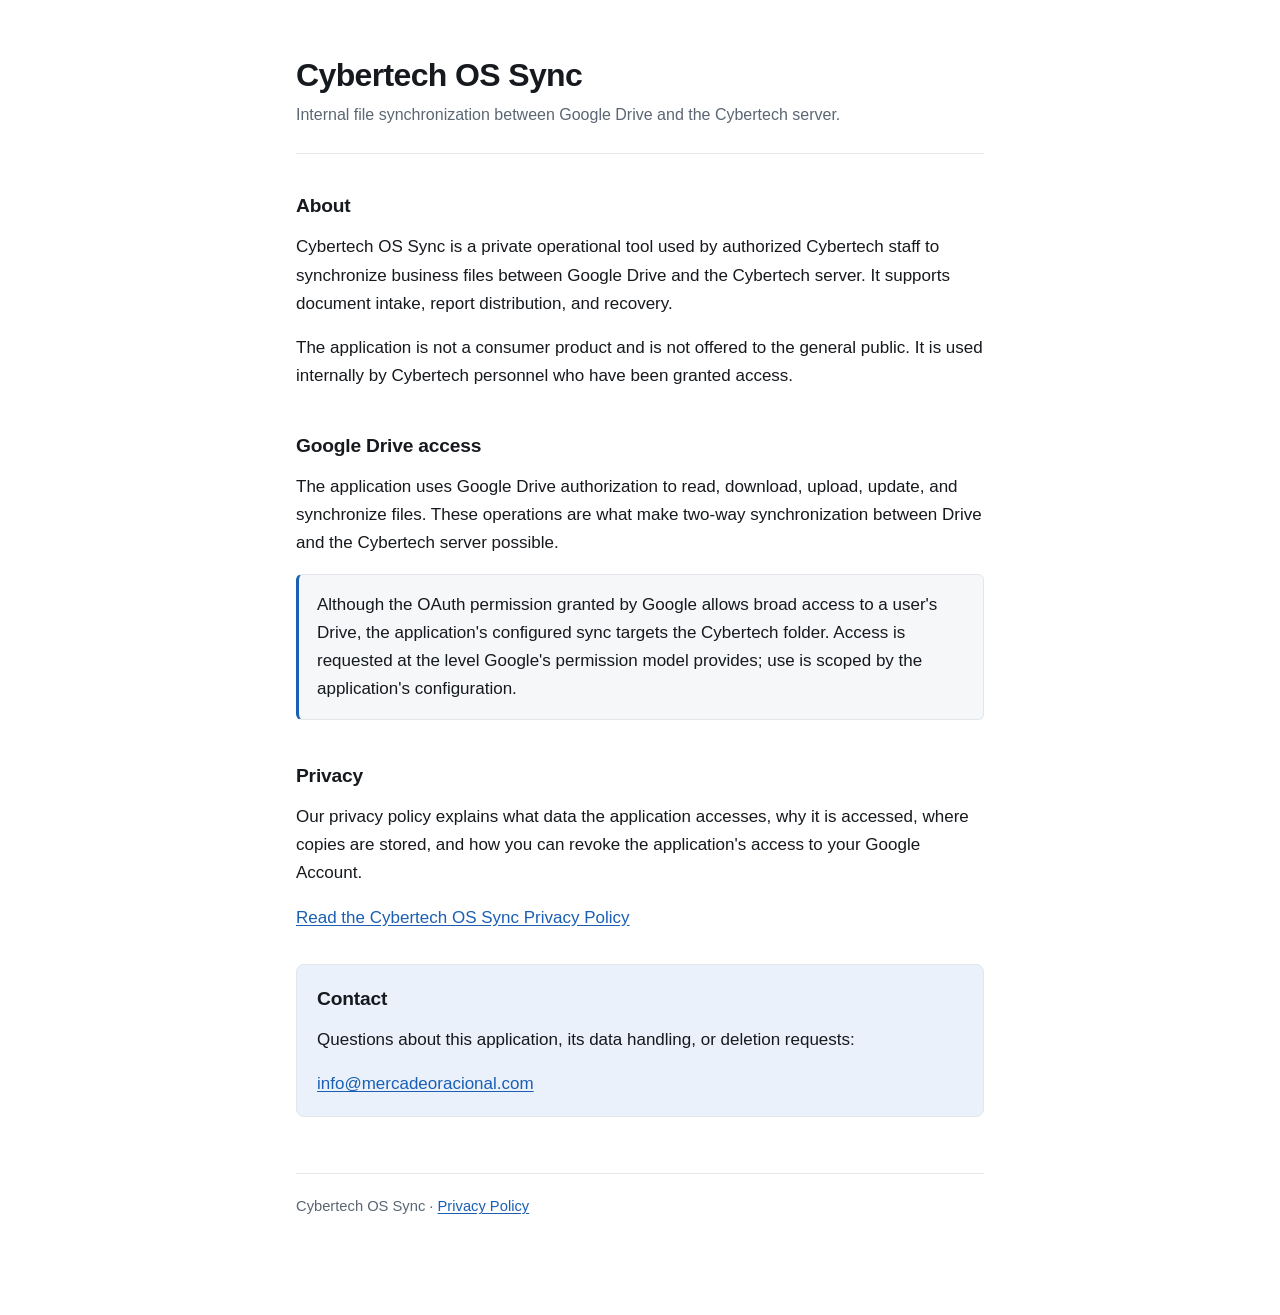
<file: index.html>
<!DOCTYPE html>
<html lang="en">
<head>
<meta charset="utf-8">
<meta name="viewport" content="width=device-width, initial-scale=1">
<title>Cybertech OS Sync</title>
<meta name="description" content="A private operational tool used by authorized Cybertech staff to synchronize business files between Google Drive and the Cybertech server.">
<link rel="stylesheet" href="style.css">
</head>
<body>
<div class="wrap">

<header class="site">
  <h1>Cybertech OS Sync</h1>
  <p class="tagline">Internal file synchronization between Google Drive and the Cybertech server.</p>
</header>

<h2>About</h2>
<p>Cybertech OS Sync is a private operational tool used by authorized Cybertech staff to synchronize business files between Google Drive and the Cybertech server. It supports document intake, report distribution, and recovery.</p>
<p>The application is not a consumer product and is not offered to the general public. It is used internally by Cybertech personnel who have been granted access.</p>

<h2>Google Drive access</h2>
<p>The application uses Google Drive authorization to read, download, upload, update, and synchronize files. These operations are what make two-way synchronization between Drive and the Cybertech server possible.</p>

<div class="note">
  <p>Although the OAuth permission granted by Google allows broad access to a user's Drive, the application's configured sync targets the Cybertech folder. Access is requested at the level Google's permission model provides; use is scoped by the application's configuration.</p>
</div>

<h2>Privacy</h2>
<p>Our privacy policy explains what data the application accesses, why it is accessed, where copies are stored, and how you can revoke the application's access to your Google Account.</p>
<p><a href="privacy.html">Read the Cybertech OS Sync Privacy Policy</a></p>

<div class="contact">
  <h2 style="margin-top:0">Contact</h2>
  <p>Questions about this application, its data handling, or deletion requests:</p>
  <p><a href="mailto:info@mercadeoracional.com">info@mercadeoracional.com</a></p>
</div>

<footer class="site">
  <p>Cybertech OS Sync &middot; <a href="privacy.html">Privacy Policy</a></p>
</footer>

</div>
</body>
</html>
</file>
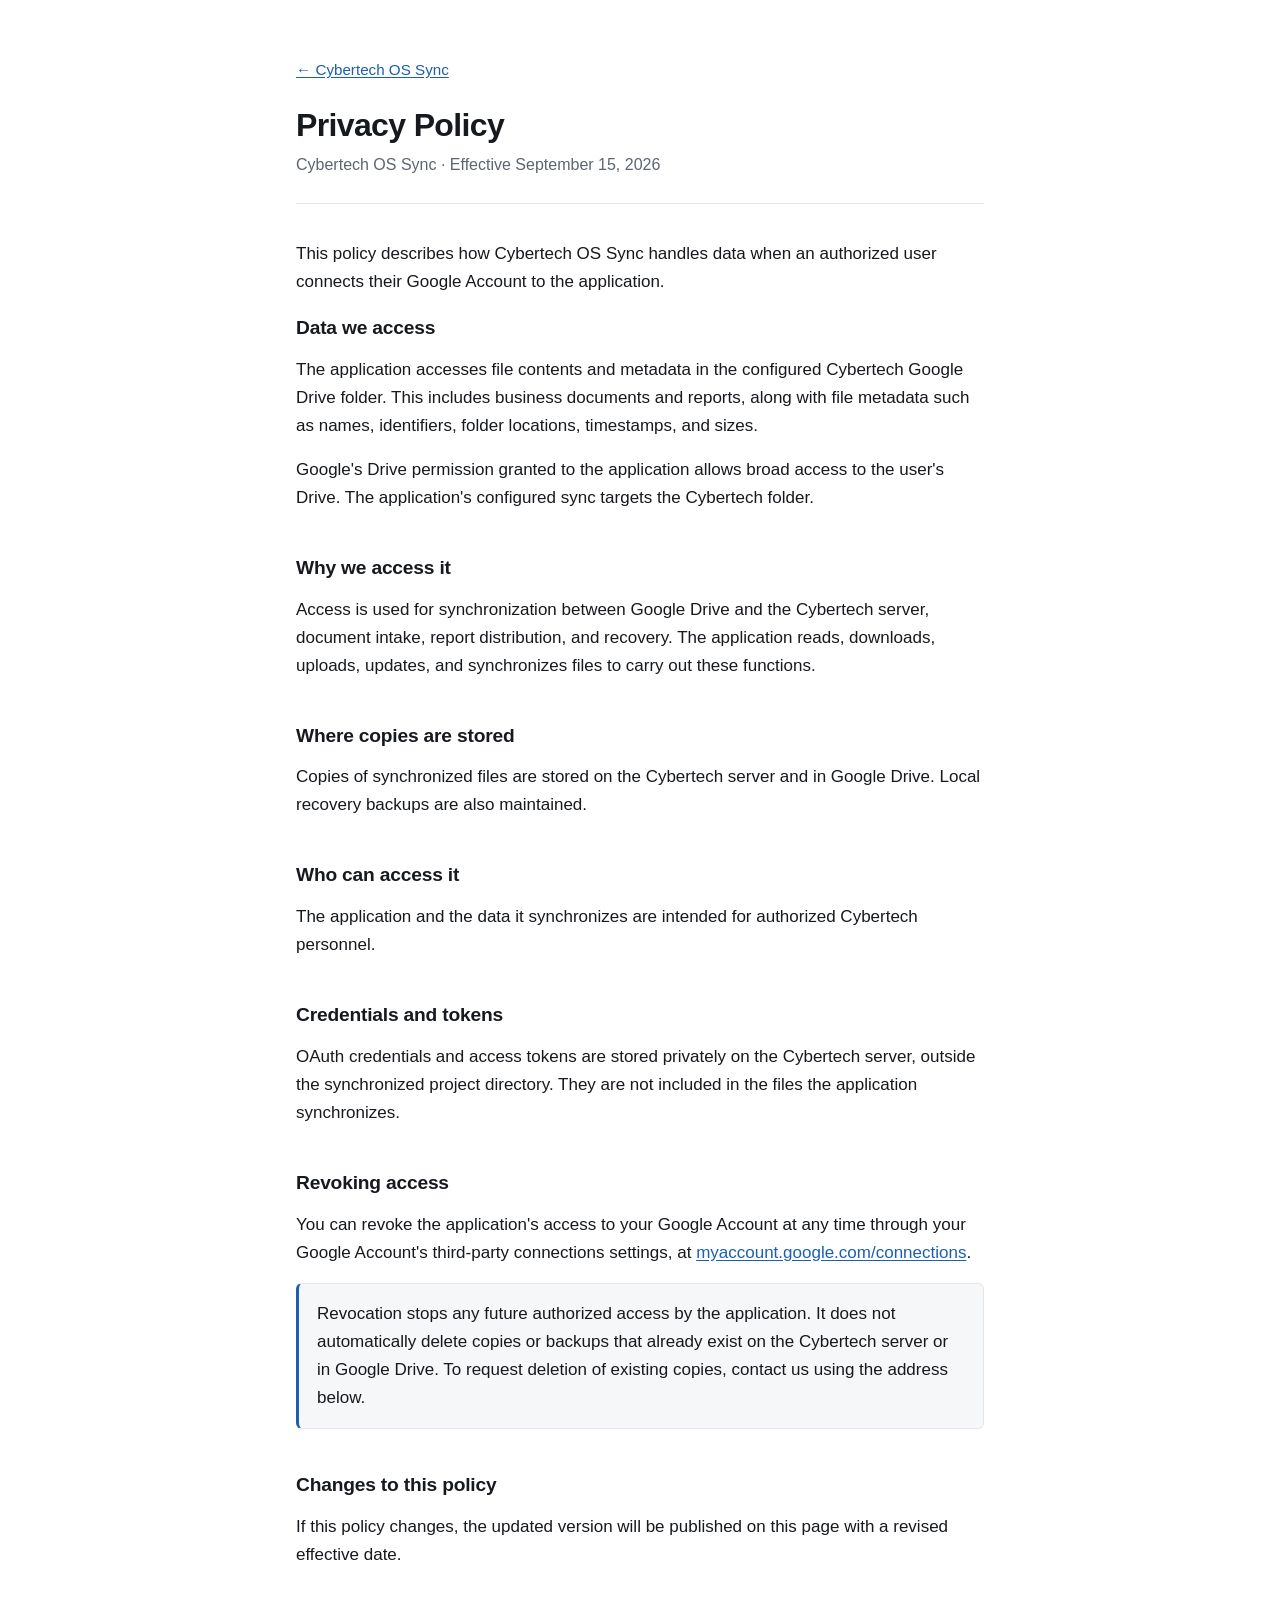
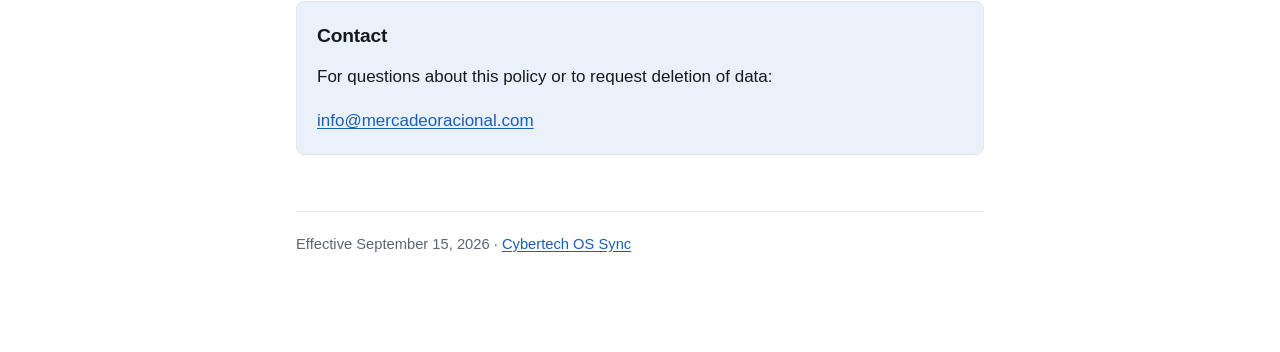
<file: privacy.html>
<!DOCTYPE html>
<html lang="en">
<head>
<meta charset="utf-8">
<meta name="viewport" content="width=device-width, initial-scale=1">
<title>Privacy Policy - Cybertech OS Sync</title>
<meta name="description" content="Privacy policy for Cybertech OS Sync, describing the Google Drive data it accesses, why, where copies are stored, and how to revoke access.">
<link rel="stylesheet" href="style.css">
</head>
<body>
<div class="wrap">

<a class="back" href="index.html">&larr; Cybertech OS Sync</a>

<header class="site">
  <h1>Privacy Policy</h1>
  <p class="tagline">Cybertech OS Sync &middot; Effective September 15, 2026</p>
</header>

<p>This policy describes how Cybertech OS Sync handles data when an authorized user connects their Google Account to the application.</p>

<h2>Data we access</h2>
<p>The application accesses file contents and metadata in the configured Cybertech Google Drive folder. This includes business documents and reports, along with file metadata such as names, identifiers, folder locations, timestamps, and sizes.</p>
<p>Google's Drive permission granted to the application allows broad access to the user's Drive. The application's configured sync targets the Cybertech folder.</p>

<h2>Why we access it</h2>
<p>Access is used for synchronization between Google Drive and the Cybertech server, document intake, report distribution, and recovery. The application reads, downloads, uploads, updates, and synchronizes files to carry out these functions.</p>

<h2>Where copies are stored</h2>
<p>Copies of synchronized files are stored on the Cybertech server and in Google Drive. Local recovery backups are also maintained.</p>

<h2>Who can access it</h2>
<p>The application and the data it synchronizes are intended for authorized Cybertech personnel.</p>

<h2>Credentials and tokens</h2>
<p>OAuth credentials and access tokens are stored privately on the Cybertech server, outside the synchronized project directory. They are not included in the files the application synchronizes.</p>

<h2>Revoking access</h2>
<p>You can revoke the application's access to your Google Account at any time through your Google Account's third-party connections settings, at <a href="https://myaccount.google.com/connections" rel="noopener">myaccount.google.com/connections</a>.</p>
<div class="note">
  <p>Revocation stops any future authorized access by the application. It does not automatically delete copies or backups that already exist on the Cybertech server or in Google Drive. To request deletion of existing copies, contact us using the address below.</p>
</div>

<h2>Changes to this policy</h2>
<p>If this policy changes, the updated version will be published on this page with a revised effective date.</p>

<div class="contact">
  <h2 style="margin-top:0">Contact</h2>
  <p>For questions about this policy or to request deletion of data:</p>
  <p><a href="mailto:info@mercadeoracional.com">info@mercadeoracional.com</a></p>
</div>

<footer class="site">
  <p class="meta">Effective September 15, 2026 &middot; <a href="index.html">Cybertech OS Sync</a></p>
</footer>

</div>
</body>
</html>
</file>
<file: style.css>
:root {
  --bg: #ffffff;
  --surface: #f6f7f9;
  --border: #e3e6ea;
  --text: #16191d;
  --muted: #5b6672;
  --accent: #1a5fb4;
  --accent-soft: #eaf1fb;
}

@media (prefers-color-scheme: dark) {
  :root:not([data-theme="light"]) {
    --bg: #14171a;
    --surface: #1c2024;
    --border: #2b3137;
    --text: #e8ebee;
    --muted: #9aa5b1;
    --accent: #7eb3f5;
    --accent-soft: #1d2937;
  }
}

:root[data-theme="dark"] {
  --bg: #14171a;
  --surface: #1c2024;
  --border: #2b3137;
  --text: #e8ebee;
  --muted: #9aa5b1;
  --accent: #7eb3f5;
  --accent-soft: #1d2937;
}

* { box-sizing: border-box; }

body {
  margin: 0;
  background: var(--bg);
  color: var(--text);
  font-family: -apple-system, BlinkMacSystemFont, "Segoe UI", Roboto, Helvetica, Arial, sans-serif;
  font-size: 17px;
  line-height: 1.65;
  -webkit-text-size-adjust: 100%;
}

.wrap {
  max-width: 720px;
  margin: 0 auto;
  padding: 56px 16px 80px;
}

header.site {
  border-bottom: 1px solid var(--border);
  padding-bottom: 24px;
  margin-bottom: 36px;
}

h1 {
  font-size: 2rem;
  line-height: 1.2;
  margin: 0 0 8px;
  letter-spacing: -0.02em;
}

.tagline {
  color: var(--muted);
  margin: 0;
  font-size: 1rem;
}

h2 {
  font-size: 1.2rem;
  margin: 40px 0 12px;
  letter-spacing: -0.01em;
}

h2:first-of-type { margin-top: 0; }

p { margin: 0 0 16px; }

ul { margin: 0 0 16px; padding-left: 22px; }

li { margin-bottom: 8px; }

a {
  color: var(--accent);
  text-underline-offset: 2px;
}

.note {
  background: var(--surface);
  border: 1px solid var(--border);
  border-left: 3px solid var(--accent);
  border-radius: 6px;
  padding: 16px 18px;
  margin: 0 0 16px;
}

.note p:last-child { margin-bottom: 0; }

.contact {
  background: var(--accent-soft);
  border: 1px solid var(--border);
  border-radius: 8px;
  padding: 18px 20px;
  margin: 32px 0 0;
}

.contact p:last-child { margin-bottom: 0; }

.meta {
  color: var(--muted);
  font-size: 0.92rem;
}

footer.site {
  border-top: 1px solid var(--border);
  margin-top: 56px;
  padding-top: 20px;
  color: var(--muted);
  font-size: 0.92rem;
}

footer.site a { color: var(--accent); }

.back { display: inline-block; margin-bottom: 24px; font-size: 0.95rem; }
</file>
